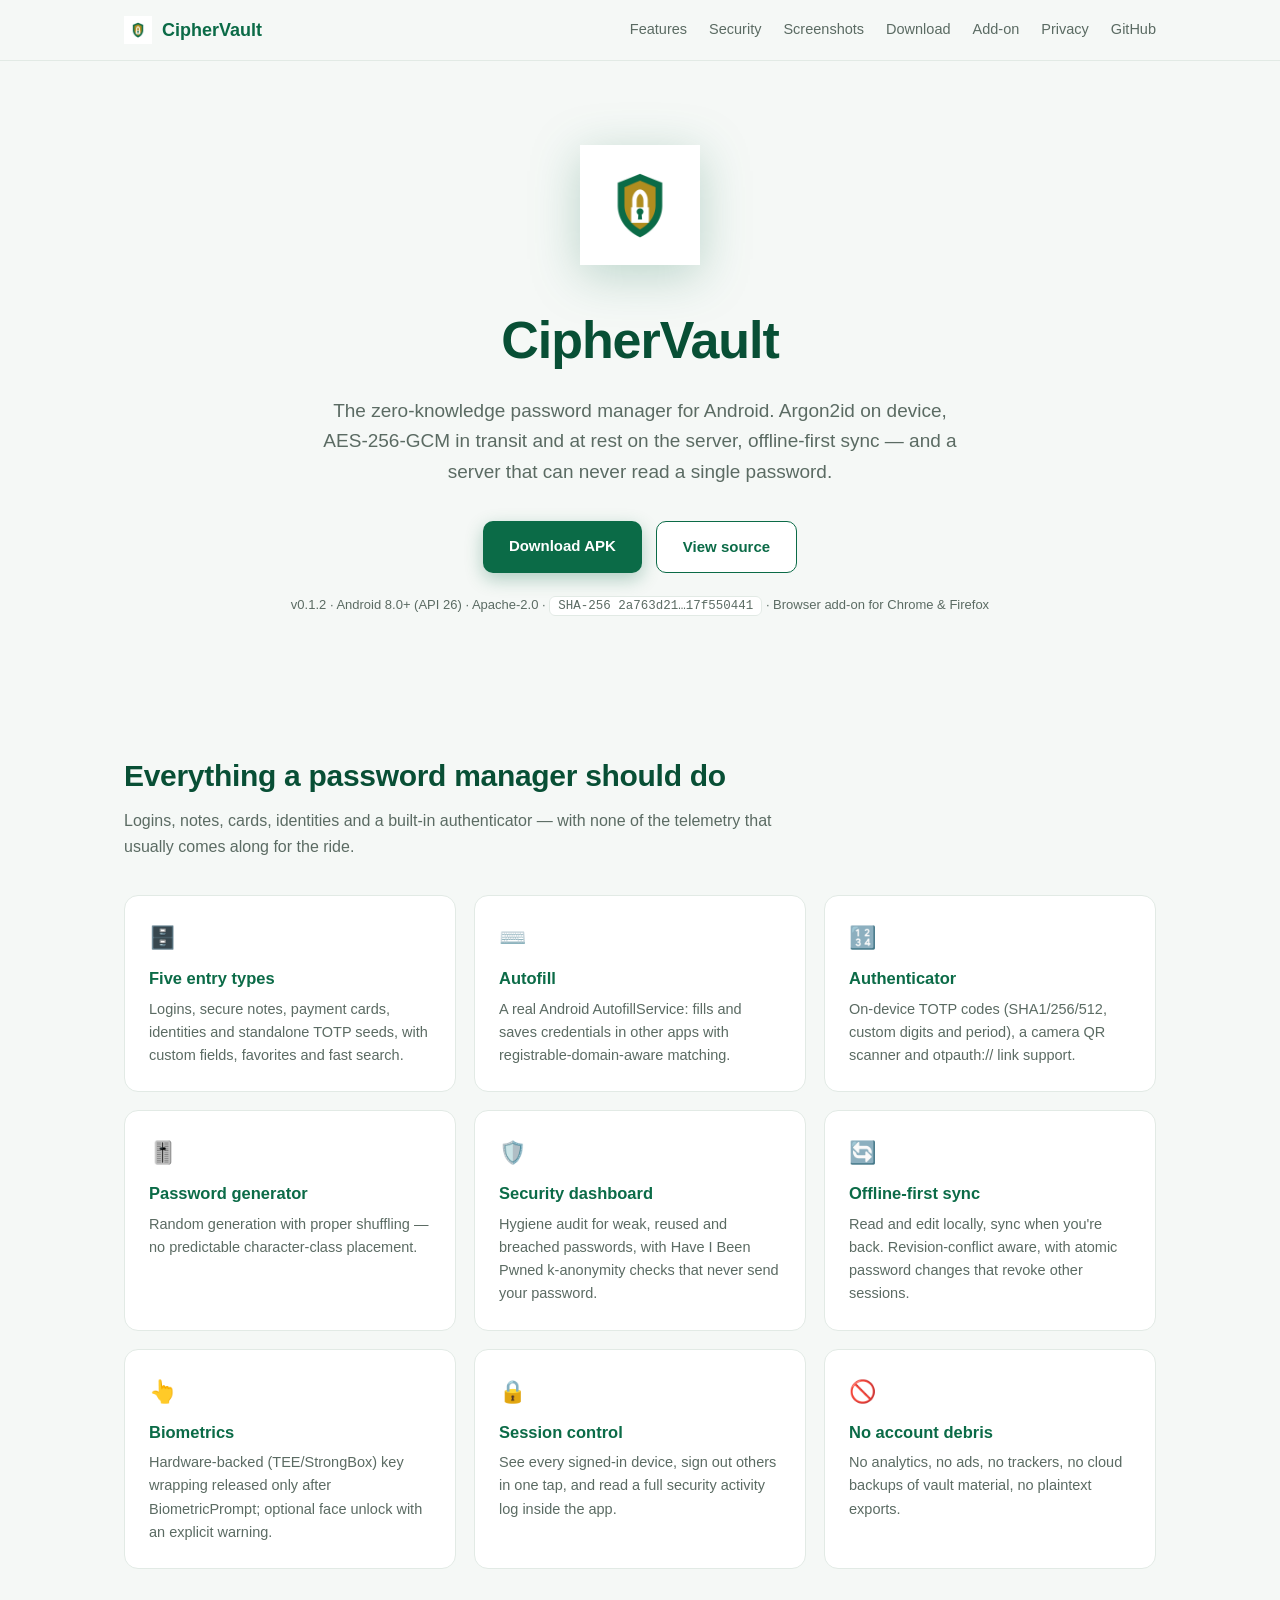
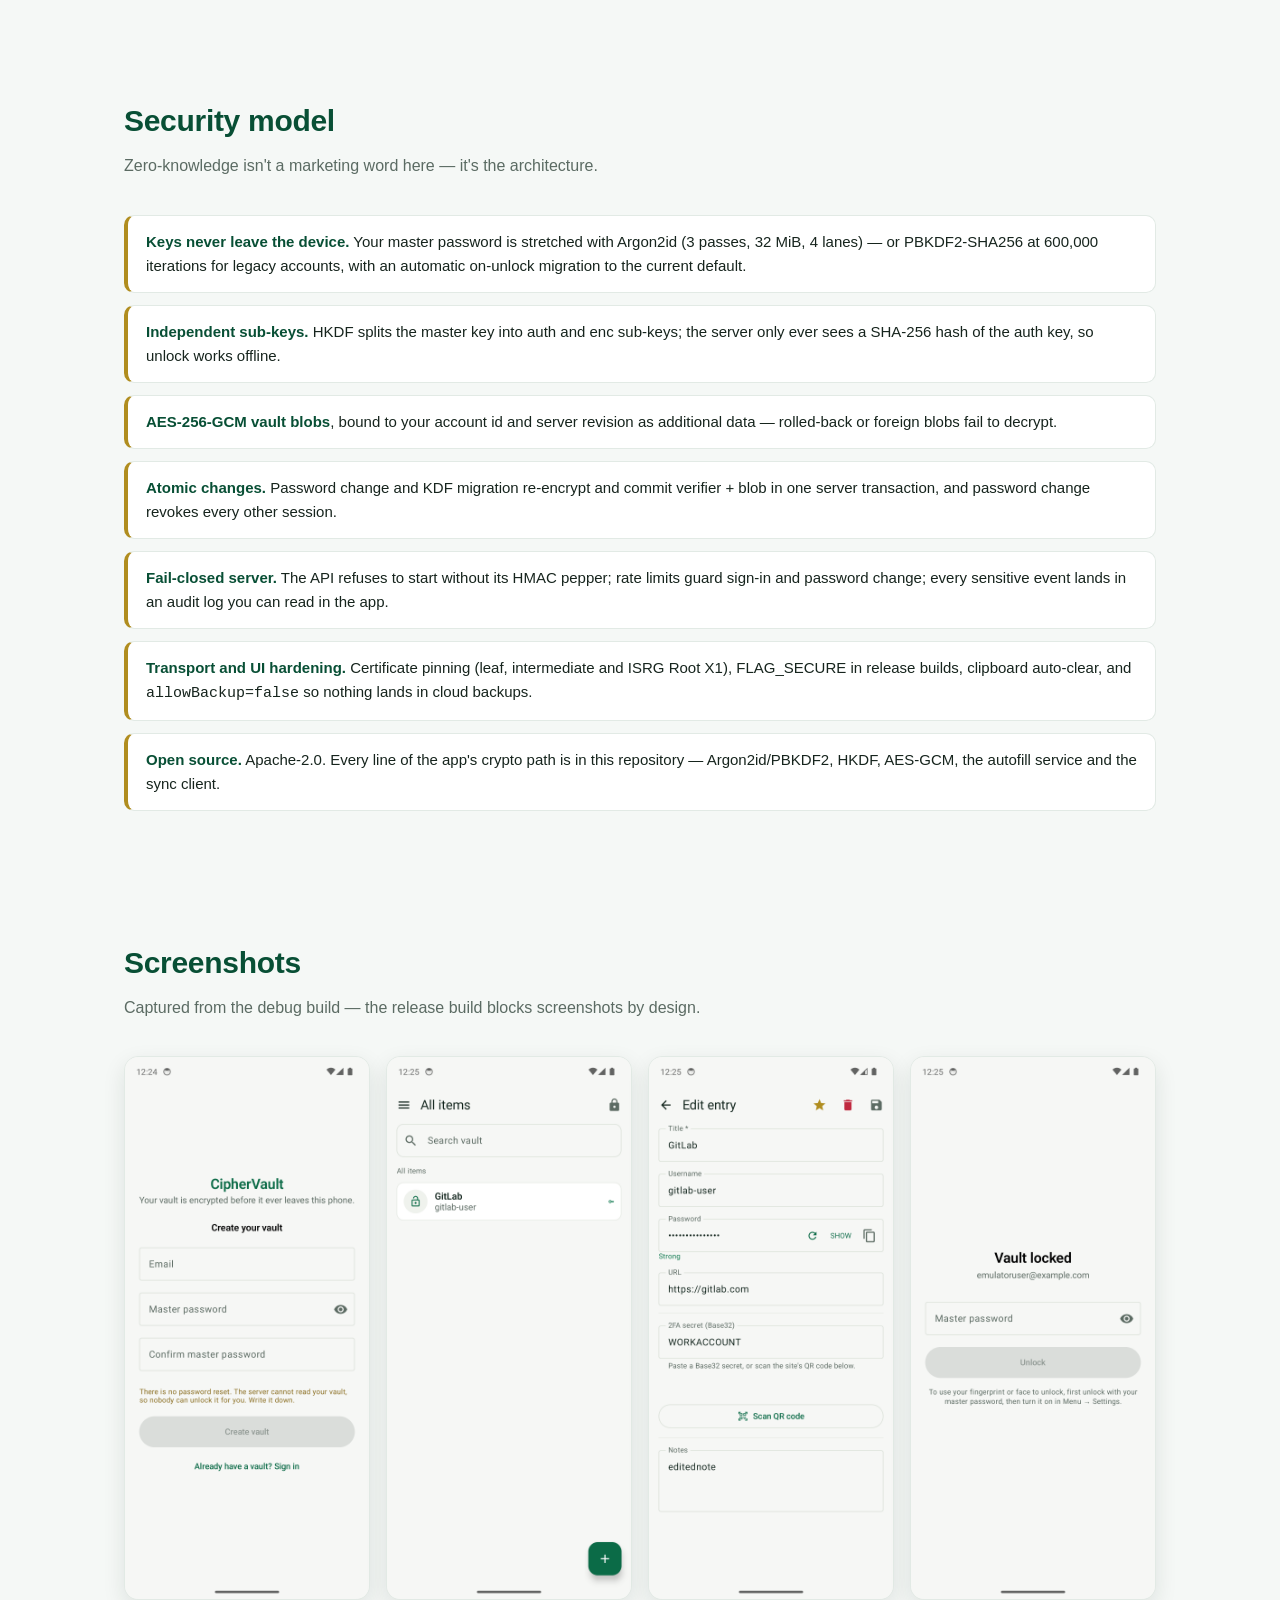
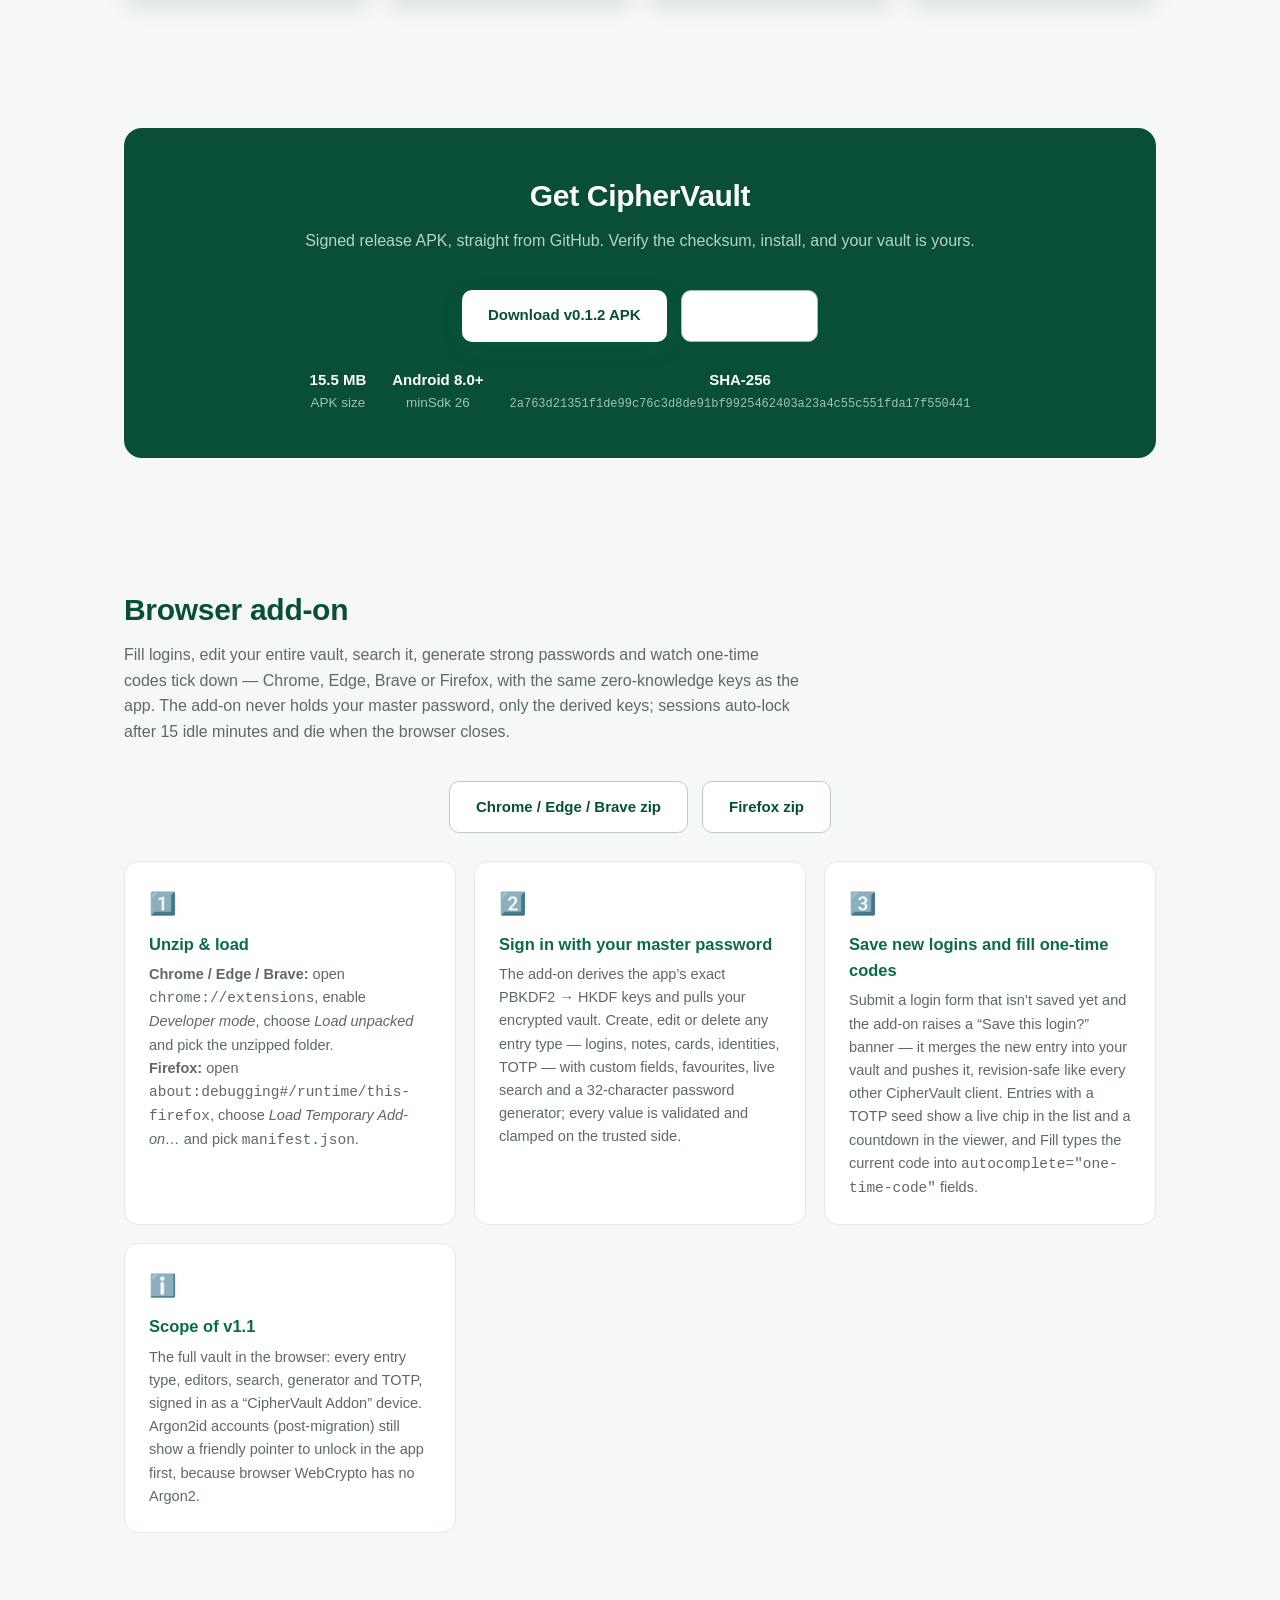
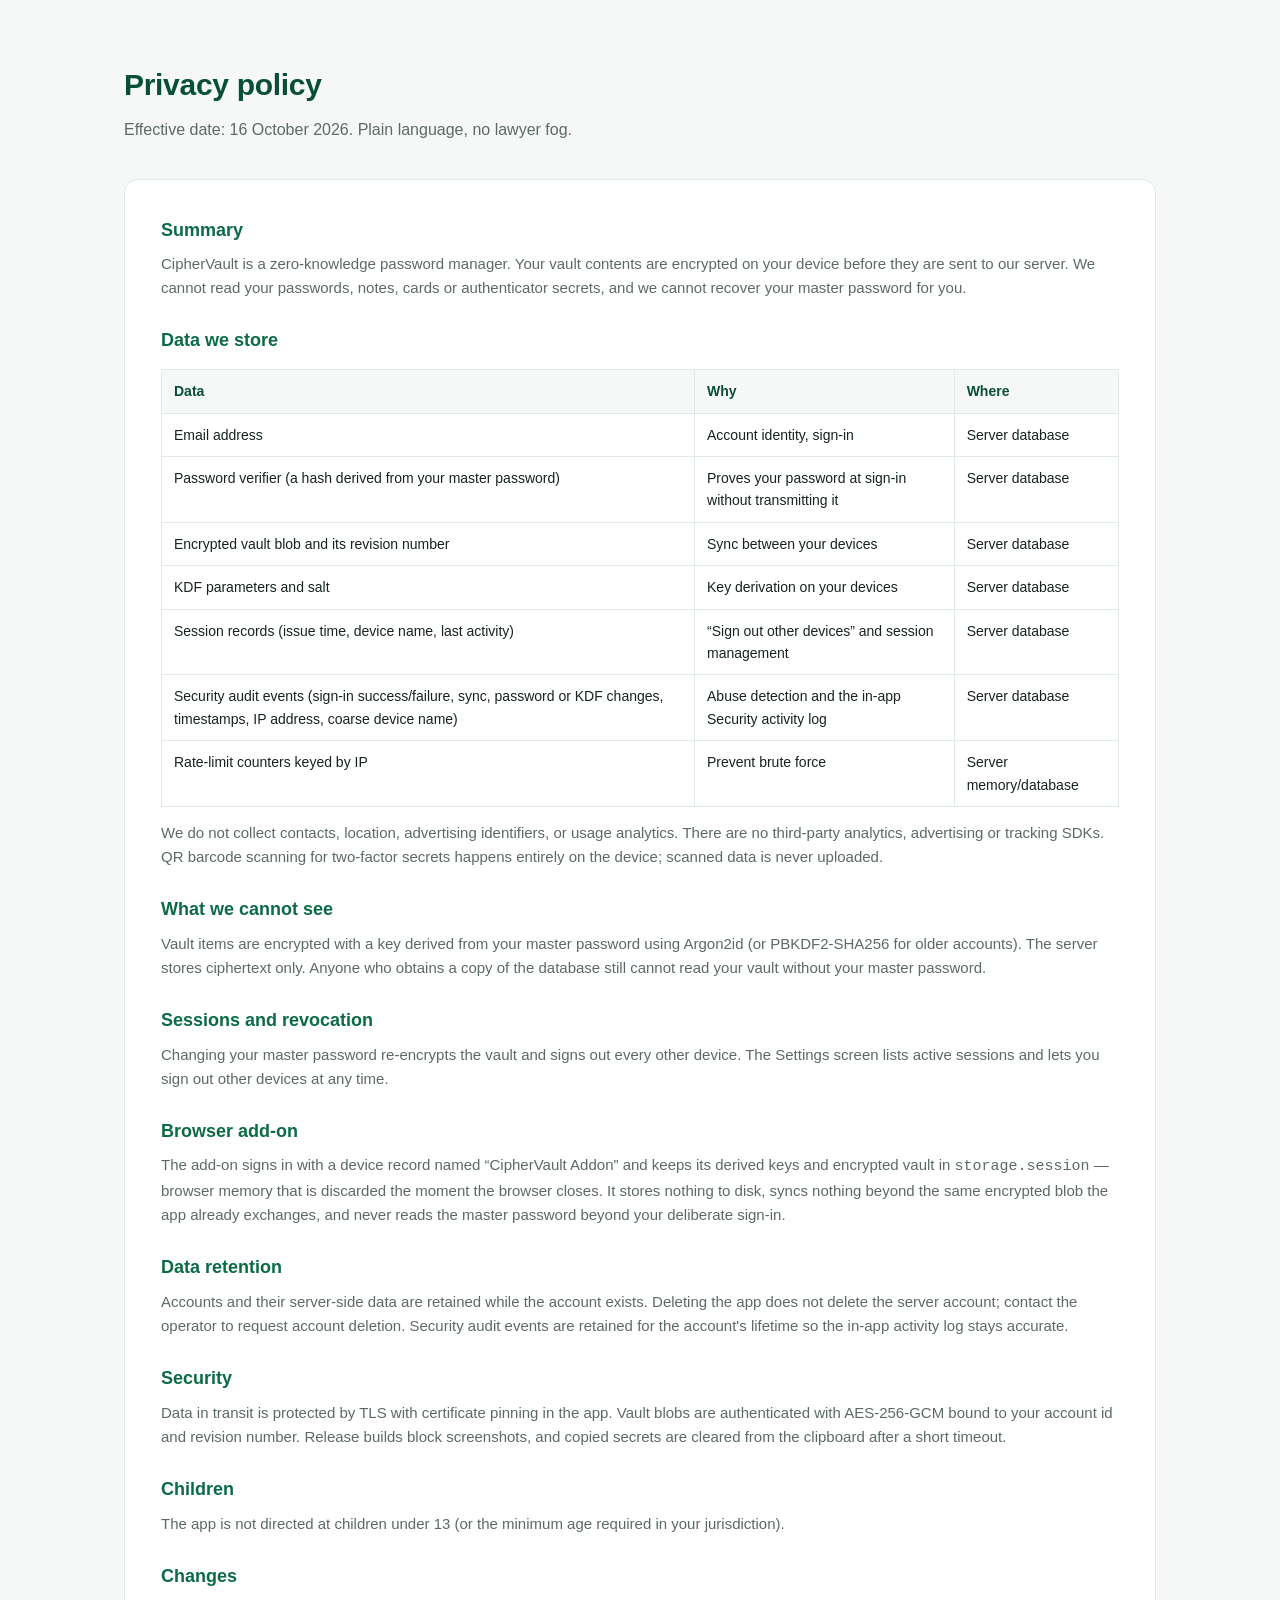
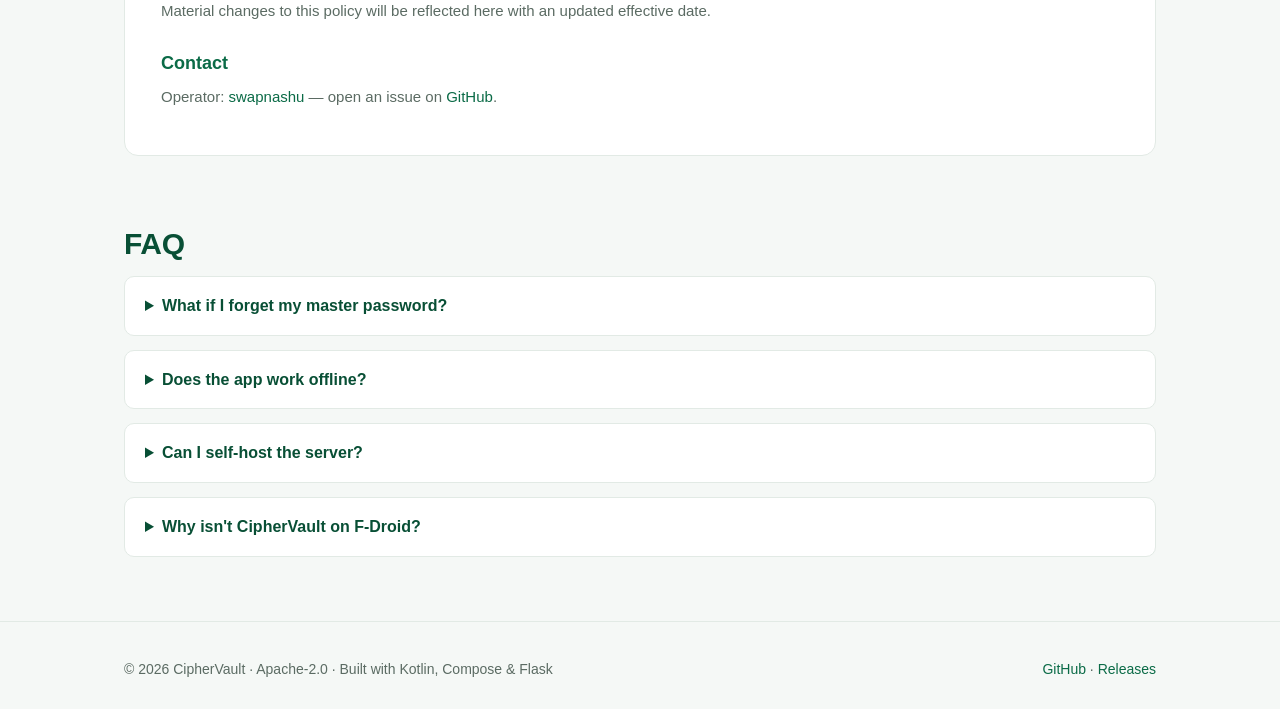
<file: docs/index.html>
<!DOCTYPE html>
<html lang="en">
<head>
<meta charset="UTF-8">
<meta name="viewport" content="width=device-width, initial-scale=1.0">
<title>CipherVault — Zero-knowledge password manager</title>
<meta name="description" content="CipherVault is a zero-knowledge password manager for Android. Argon2id, AES-256-GCM, offline-first sync, TOTP authenticator and autofill. Open source, Apache-2.0.">
<style>
  :root{
    --green:#0B6B47; --green-dark:#084F35; --gold:#B08D1F;
    --ink:#16241D; --muted:#5B6B63; --bg:#F5F8F6; --card:#FFFFFF;
    --border:#E2EAE5; --radius:14px;
  }
  *{box-sizing:border-box;margin:0;padding:0}
  html{scroll-behavior:smooth}
  body{font-family:-apple-system,BlinkMacSystemFont,"Segoe UI",Roboto,Helvetica,Arial,sans-serif;
       color:var(--ink);background:var(--bg);line-height:1.6}
  a{color:var(--green);text-decoration:none}
  a:hover{text-decoration:underline}
  .wrap{max-width:1080px;margin:0 auto;padding:0 24px}

  nav{position:sticky;top:0;background:rgba(245,248,246,.92);backdrop-filter:blur(8px);
      border-bottom:1px solid var(--border);z-index:10}
  nav .wrap{display:flex;align-items:center;gap:28px;height:60px}
  nav .brand{display:flex;align-items:center;gap:10px;font-weight:700;color:var(--green);font-size:18px}
  nav .brand img{width:28px;height:28px}
  nav .links{display:flex;gap:22px;margin-left:auto;font-size:14.5px}
  nav .links a{color:var(--muted);font-weight:500}
  nav .links a:hover{color:var(--green);text-decoration:none}

  .hero{padding:84px 0 72px;text-align:center}
  .hero img.icon{width:120px;height:120px;margin-bottom:26px;filter:drop-shadow(0 10px 24px rgba(11,107,71,.25))}
  .hero h1{font-size:clamp(34px,5vw,52px);letter-spacing:-.02em;color:var(--green-dark);margin-bottom:14px}
  .hero p.lead{font-size:19px;color:var(--muted);max-width:640px;margin:0 auto 34px}
  .btns{display:flex;gap:14px;justify-content:center;flex-wrap:wrap}
  .btn{display:inline-block;padding:13px 26px;border-radius:10px;font-weight:600;font-size:15px}
  .btn:hover{text-decoration:none;transform:translateY(-1px)}
  .btn-primary{background:var(--green);color:#fff;box-shadow:0 6px 18px rgba(11,107,71,.30)}
  .btn-primary:hover{background:var(--green-dark)}
  .btn-ghost{background:#fff;color:var(--green);border:1.5px solid var(--green)}
  .badges{margin-top:22px;font-size:13px;color:var(--muted)}
  .badges code{background:#fff;border:1px solid var(--border);border-radius:6px;padding:2px 8px;font-size:12.5px}

  section{padding:64px 0}
  section h2{font-size:30px;letter-spacing:-.01em;margin-bottom:8px;color:var(--green-dark)}
  section .sub{color:var(--muted);margin-bottom:36px;max-width:680px}

  .grid{display:grid;grid-template-columns:repeat(auto-fit,minmax(280px,1fr));gap:18px}
  .card{background:var(--card);border:1px solid var(--border);border-radius:var(--radius);padding:24px}
  .card h3{font-size:16.5px;margin-bottom:6px;color:var(--green)}
  .card p{font-size:14.5px;color:var(--muted)}
  .card .ico{font-size:22px;margin-bottom:10px;display:block}

  .sec-list{list-style:none;display:grid;gap:12px}
  .sec-list li{background:var(--card);border:1px solid var(--border);border-left:4px solid var(--gold);
               border-radius:10px;padding:14px 18px;font-size:15px}
  .sec-list li strong{color:var(--green-dark)}

  .shots{display:grid;grid-template-columns:repeat(auto-fit,minmax(200px,1fr));gap:16px}
  .shots img{width:100%;border-radius:var(--radius);border:1px solid var(--border);
             box-shadow:0 8px 22px rgba(22,36,29,.10);background:#fff}

  .dl{background:var(--green-dark);color:#EAF4EF;border-radius:18px;padding:44px;text-align:center}
  .dl h2{color:#fff}
  .dl .sub{color:#B9D4C7;margin-left:auto;margin-right:auto}
  .dl .meta{display:flex;gap:26px;justify-content:center;flex-wrap:wrap;margin-top:26px;
            font-size:13.5px;color:#9FC4B4}
  .dl .meta b{display:block;color:#fff;font-size:15px}
  .dl code{word-break:break-all;font-size:12px;color:#9FC4B4}

  .privacy{background:var(--card);border:1px solid var(--border);border-radius:var(--radius);
           padding:36px;font-size:15px}
  .privacy h3{color:var(--green);margin:26px 0 8px;font-size:18px}
  .privacy h3:first-child{margin-top:0}
  .privacy p{color:var(--muted);margin-bottom:10px}
  .privacy table{width:100%;border-collapse:collapse;margin:14px 0;font-size:14px}
  .privacy th,.privacy td{border:1px solid var(--border);padding:10px 12px;text-align:left;vertical-align:top}
  .privacy th{background:var(--bg);color:var(--green-dark)}

  .faq{display:grid;gap:14px}
  .faq details{background:var(--card);border:1px solid var(--border);border-radius:10px;padding:16px 20px}
  .faq summary{font-weight:600;cursor:pointer;color:var(--green-dark)}
  .faq p{margin-top:10px;color:var(--muted);font-size:14.5px}

  footer{border-top:1px solid var(--border);padding:36px 0;font-size:14px;color:var(--muted)}
  footer .wrap{display:flex;flex-wrap:wrap;gap:12px;align-items:center;justify-content:space-between}
</style>
</head>
<body>

<nav>
  <div class="wrap">
    <a class="brand" href="#top"><img src="images/icon.png" alt="">CipherVault</a>
    <div class="links">
      <a href="#features">Features</a>
      <a href="#security">Security</a>
      <a href="#screenshots">Screenshots</a>
      <a href="#download">Download</a>
      <a href="#addon">Add-on</a>
      <a href="#privacy">Privacy</a>
      <a href="https://github.com/swapnashu/ciphervault">GitHub</a>
    </div>
  </div>
</nav>

<header class="hero" id="top">
  <div class="wrap">
    <img class="icon" src="images/icon.png" alt="CipherVault icon">
    <h1>CipherVault</h1>
    <p class="lead">The zero-knowledge password manager for Android.
    Argon2id on device, AES-256-GCM in transit and at rest on the server,
    offline-first sync — and a server that can never read a single password.</p>
    <div class="btns">
      <a class="btn btn-primary" href="https://github.com/swapnashu/ciphervault/releases/latest">Download APK</a>
      <a class="btn btn-ghost" href="https://github.com/swapnashu/ciphervault">View source</a>
    </div>
    <p class="badges">v0.1.2 · Android 8.0+ (API 26) · Apache-2.0 ·
      <code>SHA-256 2a763d21…17f550441</code> · Browser add-on for Chrome &amp; Firefox</p>
  </div>
</header>

<section id="features">
  <div class="wrap">
    <h2>Everything a password manager should do</h2>
    <p class="sub">Logins, notes, cards, identities and a built-in authenticator —
    with none of the telemetry that usually comes along for the ride.</p>
    <div class="grid">
      <div class="card"><span class="ico">🗄️</span><h3>Five entry types</h3>
        <p>Logins, secure notes, payment cards, identities and standalone TOTP seeds, with custom fields, favorites and fast search.</p></div>
      <div class="card"><span class="ico">⌨️</span><h3>Autofill</h3>
        <p>A real Android AutofillService: fills and saves credentials in other apps with registrable-domain-aware matching.</p></div>
      <div class="card"><span class="ico">🔢</span><h3>Authenticator</h3>
        <p>On-device TOTP codes (SHA1/256/512, custom digits and period), a camera QR scanner and otpauth:// link support.</p></div>
      <div class="card"><span class="ico">🎚️</span><h3>Password generator</h3>
        <p>Random generation with proper shuffling — no predictable character-class placement.</p></div>
      <div class="card"><span class="ico">🛡️</span><h3>Security dashboard</h3>
        <p>Hygiene audit for weak, reused and breached passwords, with Have I Been Pwned k-anonymity checks that never send your password.</p></div>
      <div class="card"><span class="ico">🔄</span><h3>Offline-first sync</h3>
        <p>Read and edit locally, sync when you're back. Revision-conflict aware, with atomic password changes that revoke other sessions.</p></div>
      <div class="card"><span class="ico">👆</span><h3>Biometrics</h3>
        <p>Hardware-backed (TEE/StrongBox) key wrapping released only after BiometricPrompt; optional face unlock with an explicit warning.</p></div>
      <div class="card"><span class="ico">🔒</span><h3>Session control</h3>
        <p>See every signed-in device, sign out others in one tap, and read a full security activity log inside the app.</p></div>
      <div class="card"><span class="ico">🚫</span><h3>No account debris</h3>
        <p>No analytics, no ads, no trackers, no cloud backups of vault material, no plaintext exports.</p></div>
    </div>
  </div>
</section>

<section id="security">
  <div class="wrap">
    <h2>Security model</h2>
    <p class="sub">Zero-knowledge isn't a marketing word here — it's the architecture.</p>
    <ul class="sec-list">
      <li><strong>Keys never leave the device.</strong> Your master password is stretched with Argon2id (3 passes, 32&nbsp;MiB, 4 lanes) — or PBKDF2-SHA256 at 600,000 iterations for legacy accounts, with an automatic on-unlock migration to the current default.</li>
      <li><strong>Independent sub-keys.</strong> HKDF splits the master key into auth and enc sub-keys; the server only ever sees a SHA-256 hash of the auth key, so unlock works offline.</li>
      <li><strong>AES-256-GCM vault blobs</strong>, bound to your account id and server revision as additional data — rolled-back or foreign blobs fail to decrypt.</li>
      <li><strong>Atomic changes.</strong> Password change and KDF migration re-encrypt and commit verifier + blob in one server transaction, and password change revokes every other session.</li>
      <li><strong>Fail-closed server.</strong> The API refuses to start without its HMAC pepper; rate limits guard sign-in and password change; every sensitive event lands in an audit log you can read in the app.</li>
      <li><strong>Transport and UI hardening.</strong> Certificate pinning (leaf, intermediate and ISRG Root X1), FLAG_SECURE in release builds, clipboard auto-clear, and <code>allowBackup=false</code> so nothing lands in cloud backups.</li>
      <li><strong>Open source.</strong> Apache-2.0. Every line of the app's crypto path is in
      this repository — Argon2id/PBKDF2, HKDF, AES-GCM, the autofill service and the sync client.</li>
    </ul>
  </div>
</section>

<section id="screenshots">
  <div class="wrap">
    <h2>Screenshots</h2>
    <p class="sub">Captured from the debug build — the release build blocks screenshots by design.</p>
    <div class="shots">
      <img src="images/shot-1.png" alt="Vault list">
      <img src="images/shot-2.png" alt="Entry editor">
      <img src="images/shot-3.png" alt="Authenticator">
      <img src="images/shot-4.png" alt="Security dashboard">
    </div>
  </div>
</section>

<section id="download">
  <div class="wrap">
    <div class="dl">
      <h2>Get CipherVault</h2>
      <p class="sub">Signed release APK, straight from GitHub. Verify the checksum, install, and your vault is yours.</p>
      <div class="btns">
        <a class="btn btn-primary" style="background:#fff;color:var(--green-dark)"
           href="https://github.com/swapnashu/ciphervault/releases/latest/download/CipherVault-0.1.2-release.apk">Download v0.1.2 APK</a>
        <a class="btn btn-ghost" style="border-color:#9FC4B4;color:#fff"
           href="https://github.com/swapnashu/ciphervault/releases">All releases</a>
      </div>
      <div class="meta">
        <div><b>15.5 MB</b>APK size</div>
        <div><b>Android 8.0+</b>minSdk 26</div>
        <div><b>SHA-256</b><code>2a763d21351f1de99c76c3d8de91bf9925462403a23a4c55c551fda17f550441</code></div>
      </div>
    </div>
  </div>
</section>

<section id="addon">
  <div class="wrap">
    <h2>Browser add-on</h2>
    <p class="sub">Fill logins, edit your entire vault, search it, generate strong
    passwords and watch one-time codes tick down — Chrome, Edge, Brave or Firefox,
    with the same zero-knowledge keys as the app. The add-on never holds your master
    password, only the derived keys; sessions auto-lock after 15 idle minutes and die
    when the browser closes.</p>
    <div class="btns" style="margin-bottom:28px">
      <a class="btn btn-ghost" style="color:var(--green-dark);border-color:#B9CEC5"
         href="https://github.com/swapnashu/ciphervault/releases/download/addon-v1.1.0/ciphervault-addon-1.1.0-chromium.zip">Chrome / Edge / Brave zip</a>
      <a class="btn btn-ghost" style="color:var(--green-dark);border-color:#B9CEC5"
         href="https://github.com/swapnashu/ciphervault/releases/download/addon-v1.1.0/ciphervault-addon-1.1.0-firefox.zip">Firefox zip</a>
    </div>
    <div class="grid">
      <div class="card"><span class="ico">1️⃣</span><h3>Unzip &amp; load</h3>
        <p><b>Chrome / Edge / Brave:</b> open <code>chrome://extensions</code>, enable <em>Developer
        mode</em>, choose <em>Load unpacked</em> and pick the unzipped folder.<br>
        <b>Firefox:</b> open <code>about:debugging#/runtime/this-firefox</code>, choose <em>Load
        Temporary Add-on…</em> and pick <code>manifest.json</code>.</p></div>
      <div class="card"><span class="ico">2️⃣</span><h3>Sign in with your master password</h3>
        <p>The add-on derives the app&#8217;s exact PBKDF2&nbsp;→&nbsp;HKDF keys and pulls your encrypted
        vault. Create, edit or delete any entry type — logins, notes, cards, identities, TOTP —
        with custom fields, favourites, live search and a 32-character password generator; every
        value is validated and clamped on the trusted side.</p></div>
      <div class="card"><span class="ico">3️⃣</span><h3>Save new logins and fill one-time codes</h3>
        <p>Submit a login form that isn&#8217;t saved yet and the add-on raises a
        &#8220;Save this login?&#8221; banner — it merges the new entry into your vault and pushes it,
        revision-safe like every other CipherVault client. Entries with a TOTP seed show a live
        chip in the list and a countdown in the viewer, and Fill types the current code into
        <code>autocomplete="one-time-code"</code> fields.</p></div>
      <div class="card"><span class="ico">ℹ️</span><h3>Scope of v1.1</h3>
        <p>The full vault in the browser: every entry type, editors, search, generator and TOTP,
        signed in as a &#8220;CipherVault Addon&#8221; device. Argon2id accounts (post-migration)
        still show a friendly pointer to unlock in the app first, because browser WebCrypto has
        no Argon2.</p></div>
    </div>
  </div>
</section>

<section id="privacy">
  <div class="wrap">
    <h2>Privacy policy</h2>
    <p class="sub">Effective date: 16 October 2026. Plain language, no lawyer fog.</p>
    <div class="privacy">
      <h3>Summary</h3>
      <p>CipherVault is a zero-knowledge password manager. Your vault contents are encrypted on your
      device before they are sent to our server. We cannot read your passwords, notes, cards or
      authenticator secrets, and we cannot recover your master password for you.</p>

      <h3>Data we store</h3>
      <table>
        <tr><th>Data</th><th>Why</th><th>Where</th></tr>
        <tr><td>Email address</td><td>Account identity, sign-in</td><td>Server database</td></tr>
        <tr><td>Password verifier (a hash derived from your master password)</td><td>Proves your password at sign-in without transmitting it</td><td>Server database</td></tr>
        <tr><td>Encrypted vault blob and its revision number</td><td>Sync between your devices</td><td>Server database</td></tr>
        <tr><td>KDF parameters and salt</td><td>Key derivation on your devices</td><td>Server database</td></tr>
        <tr><td>Session records (issue time, device name, last activity)</td><td>“Sign out other devices” and session management</td><td>Server database</td></tr>
        <tr><td>Security audit events (sign-in success/failure, sync, password or KDF changes, timestamps, IP address, coarse device name)</td><td>Abuse detection and the in-app Security activity log</td><td>Server database</td></tr>
        <tr><td>Rate-limit counters keyed by IP</td><td>Prevent brute force</td><td>Server memory/database</td></tr>
      </table>
      <p>We do not collect contacts, location, advertising identifiers, or usage analytics. There are
      no third-party analytics, advertising or tracking SDKs. QR barcode scanning for two-factor
      secrets happens entirely on the device; scanned data is never uploaded.</p>

      <h3>What we cannot see</h3>
      <p>Vault items are encrypted with a key derived from your master password using Argon2id (or
      PBKDF2-SHA256 for older accounts). The server stores ciphertext only. Anyone who obtains a copy
      of the database still cannot read your vault without your master password.</p>

      <h3>Sessions and revocation</h3>
      <p>Changing your master password re-encrypts the vault and signs out every other device. The
      Settings screen lists active sessions and lets you sign out other devices at any time.</p>

      <h3>Browser add-on</h3>
      <p>The add-on signs in with a device record named “CipherVault Addon” and keeps its derived
      keys and encrypted vault in <code>storage.session</code> — browser memory that is discarded
      the moment the browser closes. It stores nothing to disk, syncs nothing beyond the same
      encrypted blob the app already exchanges, and never reads the master password beyond your
      deliberate sign-in.</p>

      <h3>Data retention</h3>
      <p>Accounts and their server-side data are retained while the account exists. Deleting the app
      does not delete the server account; contact the operator to request account deletion. Security
      audit events are retained for the account's lifetime so the in-app activity log stays accurate.</p>

      <h3>Security</h3>
      <p>Data in transit is protected by TLS with certificate pinning in the app. Vault blobs are
      authenticated with AES-256-GCM bound to your account id and revision number. Release builds
      block screenshots, and copied secrets are cleared from the clipboard after a short timeout.</p>

      <h3>Children</h3>
      <p>The app is not directed at children under 13 (or the minimum age required in your jurisdiction).</p>

      <h3>Changes</h3>
      <p>Material changes to this policy will be reflected here with an updated effective date.</p>

      <h3>Contact</h3>
      <p>Operator: <a href="https://github.com/swapnashu">swapnashu</a> —
      open an issue on <a href="https://github.com/swapnashu/ciphervault">GitHub</a>.</p>
    </div>
  </div>
</section>

<section id="faq" style="padding-top:0">
  <div class="wrap">
    <h2>FAQ</h2>
    <div class="faq">
      <details>
        <summary>What if I forget my master password?</summary>
        <p>Nobody can recover it — including us. That is the direct consequence of a server that
        cannot decrypt your vault. Write your master password down and store it somewhere physical.</p>
      </details>
      <details>
        <summary>Does the app work offline?</summary>
        <p>Yes. Unlocking and reading your vault are fully offline; changes sync when you're back online.</p>
      </details>
      <details>
        <summary>Can I self-host the server?</summary>
        <p>The Android app is fully open source in this repository. Hosted accounts use the
        CipherVault sync API operated by the project; the app talks to any compatible endpoint.</p>
      </details>
      <details>
        <summary>Why isn't CipherVault on F-Droid?</summary>
        <p>F-Droid's anti-features policy rejects the ML Kit on-device barcode model used for QR
        scanning. The core vault contains no third-party SDKs.</p>
      </details>
    </div>
  </div>
</section>

<footer>
  <div class="wrap">
    <span>© 2026 CipherVault · Apache-2.0 · Built with Kotlin, Compose &amp; Flask</span>
    <span><a href="https://github.com/swapnashu/ciphervault">GitHub</a> ·
          <a href="https://github.com/swapnashu/ciphervault/releases">Releases</a></span>
  </div>
</footer>

</body>
</html>
</file>
